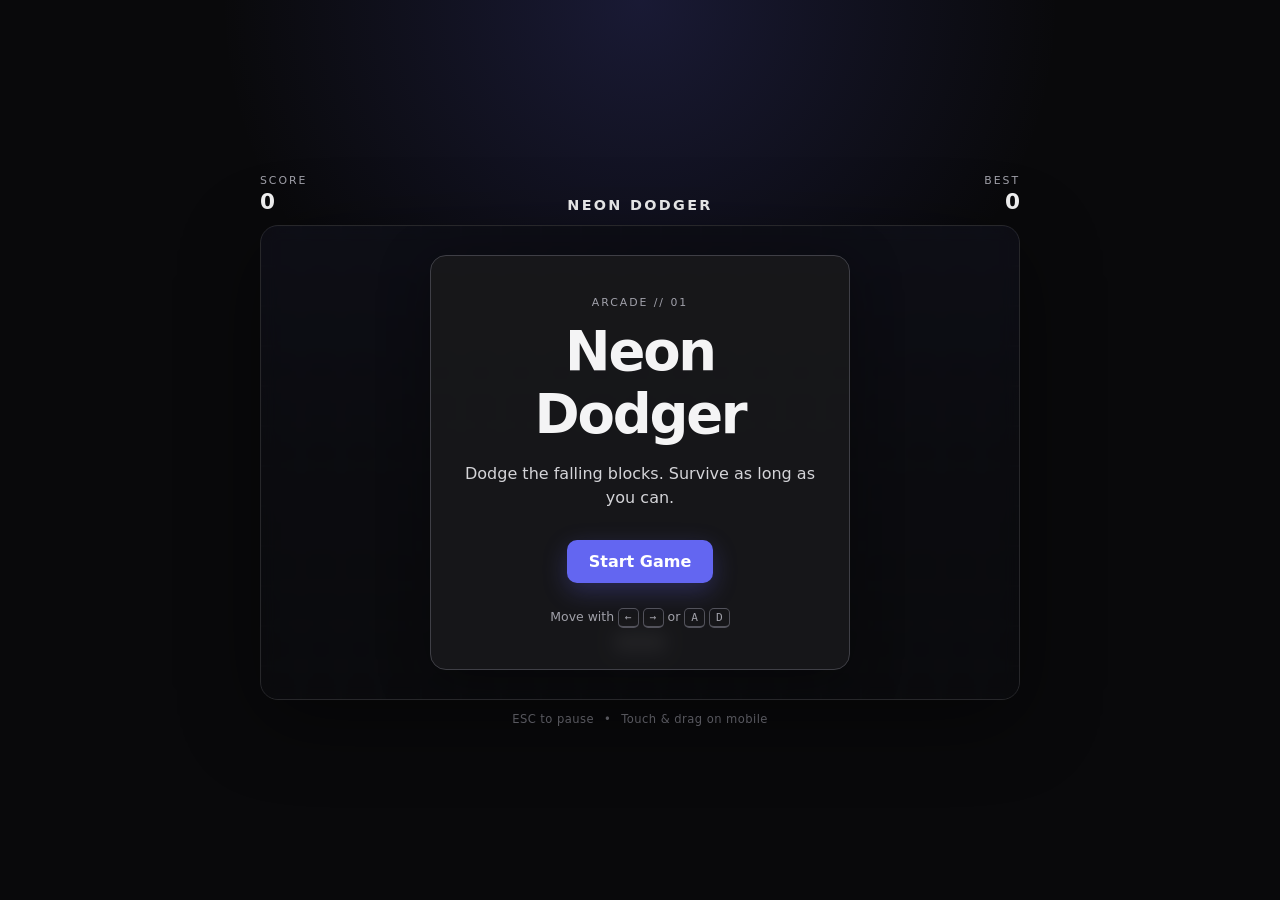
<file: games/neon-dodger.html>
<!doctype html>
<html lang="en">
<head>
  <meta charset="UTF-8">
  <meta name="viewport" content="width=device-width, initial-scale=1.0">
  <meta name="theme-color" content="#09090b">
  <title>Neon Dodger</title>
  <style>
:root{font-family:Inter,ui-sans-serif,system-ui,-apple-system,BlinkMacSystemFont,"Segoe UI",sans-serif;color:#f4f4f5;background:#09090b;font-synthesis:none}
*{box-sizing:border-box}
body{margin:0;min-height:100vh;display:grid;place-items:center;background:radial-gradient(circle at 50% 0%,rgba(99,102,241,.18),transparent 38%),#09090b;overflow:hidden}
.game-shell{width:min(94vw,760px)}
.hud{display:grid;grid-template-columns:1fr auto 1fr;align-items:end;gap:16px;margin-bottom:12px}
.hud>div:last-child{text-align:right}
.label,.eyebrow{display:block;font-size:.68rem;letter-spacing:.18em;color:#a1a1aa}
.hud strong{display:block;font-size:1.35rem;line-height:1;margin-top:4px}
.title{font-weight:800;letter-spacing:.16em;font-size:.9rem}
.game-card{position:relative;aspect-ratio:16/10;border:1px solid #27272a;border-radius:18px;overflow:hidden;background:#0f1015;box-shadow:0 20px 80px rgba(0,0,0,.45)}
canvas{width:100%;height:100%;display:block;touch-action:none}
.overlay{position:absolute;inset:0;display:grid;place-items:center;padding:24px;background:rgba(9,9,11,.62);backdrop-filter:blur(8px);transition:opacity .2s ease}
.overlay.hidden{opacity:0;pointer-events:none}
.panel{width:min(420px,100%);padding:30px;border:1px solid #3f3f46;border-radius:16px;text-align:center;background:rgba(24,24,27,.88);box-shadow:0 12px 50px rgba(0,0,0,.35)}
.panel h1{margin:6px 0 10px;font-size:clamp(2rem,7vw,3.4rem);letter-spacing:-.04em}
.panel p:not(.eyebrow){color:#d4d4d8;line-height:1.5}
button{margin:14px 0 12px;padding:12px 22px;border:0;border-radius:10px;color:white;background:#6366f1;font:inherit;font-weight:750;cursor:pointer;box-shadow:0 8px 25px rgba(99,102,241,.28)}
button:hover{filter:brightness(1.1)}
button:active{transform:translateY(1px)}
.hint{font-size:.78rem!important;color:#a1a1aa!important}
kbd{padding:2px 6px;border:1px solid #52525b;border-bottom-width:2px;border-radius:5px;font-size:.7rem}
footer{display:flex;justify-content:center;gap:10px;margin-top:12px;color:#71717a;font-size:.72rem;letter-spacing:.04em}
@media(max-width:520px){.title{font-size:.72rem}.game-card{border-radius:12px}.panel{padding:22px}}
  </style>
</head>
<body>
  <main class="game-shell">
    <header class="hud">
      <div><span class="label">SCORE</span><strong id="score">0</strong></div>
      <div class="title">NEON DODGER</div>
      <div><span class="label">BEST</span><strong id="best">0</strong></div>
    </header>
    <section class="game-card">
      <canvas id="game" aria-label="Neon Dodger game"></canvas>
      <div id="overlay" class="overlay">
        <div class="panel">
          <p class="eyebrow">ARCADE // 01</p>
          <h1>Neon Dodger</h1>
          <p>Dodge the falling blocks. Survive as long as you can.</p>
          <button id="start">Start Game</button>
          <p class="hint">Move with <kbd>←</kbd> <kbd>→</kbd> or <kbd>A</kbd> <kbd>D</kbd></p>
        </div>
      </div>
    </section>
    <footer><span>ESC to pause</span><span>•</span><span>Touch &amp; drag on mobile</span></footer>
  </main>
<script>
const canvas=document.getElementById("game"),ctx=canvas.getContext("2d"),scoreEl=document.getElementById("score"),bestEl=document.getElementById("best"),overlay=document.getElementById("overlay"),startBtn=document.getElementById("start");
const state={running:false,paused:false,score:0,best:Number(localStorage.getItem("neon-dodger-best")||0),speed:2.4,spawnTimer:0,lastTime:0,player:{x:.5,y:.88,w:.065,h:.035,targetX:.5},obstacles:[],particles:[]};
bestEl.textContent=state.best;
function resize(){const r=canvas.getBoundingClientRect(),dpr=Math.min(devicePixelRatio||1,2);canvas.width=Math.round(r.width*dpr);canvas.height=Math.round(r.height*dpr);ctx.setTransform(dpr,0,0,dpr,0,0)}addEventListener("resize",resize);resize();
function reset(){state.score=0;state.speed=2.4;state.spawnTimer=0;state.obstacles=[];state.particles=[];state.player.x=.5;state.player.targetX=.5;scoreEl.textContent="0"}
function start(){reset();state.running=true;state.paused=false;overlay.classList.add("hidden");startBtn.textContent="Restart"}
function gameOver(){state.running=false;if(state.score>state.best){state.best=state.score;localStorage.setItem("neon-dodger-best",state.best);bestEl.textContent=state.best}overlay.querySelector("h1").textContent="Game Over";overlay.querySelector("p:not(.eyebrow)").textContent=`You scored ${state.score}. Can you beat your best?`;startBtn.textContent="Play Again";overlay.classList.remove("hidden")}
function spawn(){const w=.045+Math.random()*.065;state.obstacles.push({x:w/2+Math.random()*(1-w),y:-.06,w,h:.025+Math.random()*.045,drift:(Math.random()-.5)*.15})}
function burst(x,y){for(let i=0;i<18;i++){const a=Math.random()*Math.PI*2;state.particles.push({x,y,vx:Math.cos(a)*(.002+Math.random()*.004),vy:Math.sin(a)*(.002+Math.random()*.004),life:1})}}
function overlaps(a,b){return Math.abs(a.x-b.x)<(a.w+b.w)/2&&Math.abs(a.y-b.y)<(a.h+b.h)/2}
function update(dt){if(!state.running||state.paused)return;const difficulty=Math.min(state.score/800,1);state.speed=2.4+difficulty*2.2;state.player.x+=(state.player.targetX-state.player.x)*Math.min(dt*12,1);state.player.x=Math.max(state.player.w/2,Math.min(1-state.player.w/2,state.player.x));state.spawnTimer-=dt;if(state.spawnTimer<=0){spawn();state.spawnTimer=Math.max(.18,.62-state.score/2400)}
for(const o of state.obstacles){o.y+=state.speed*dt*.12;o.x+=o.drift*dt;if(o.x<o.w/2||o.x>1-o.w/2)o.drift*=-1;if(overlaps(state.player,o)){burst(state.player.x,state.player.y);gameOver();return}}
state.obstacles=state.obstacles.filter(o=>{if(o.y>1.08){state.score++;scoreEl.textContent=state.score;return false}return true});
for(const p of state.particles){p.x+=p.vx*dt*60;p.y+=p.vy*dt*60;p.life-=dt*2.2}state.particles=state.particles.filter(p=>p.life>0)}
function draw(){const w=canvas.clientWidth,h=canvas.clientHeight;ctx.clearRect(0,0,w,h);ctx.strokeStyle="rgba(161,161,170,.09)";ctx.lineWidth=1;for(let x=0;x<w;x+=40){ctx.beginPath();ctx.moveTo(x,0);ctx.lineTo(x,h);ctx.stroke()}for(let y=0;y<h;y+=40){ctx.beginPath();ctx.moveTo(0,y);ctx.lineTo(w,y);ctx.stroke()}const grad=ctx.createLinearGradient(0,0,0,h);grad.addColorStop(0,"rgba(99,102,241,.10)");grad.addColorStop(1,"rgba(9,9,11,0)");ctx.fillStyle=grad;ctx.fillRect(0,0,w,h);const p=state.player;ctx.fillStyle="#f4f4f5";ctx.shadowBlur=18;ctx.shadowColor="#818cf8";ctx.fillRect((p.x-p.w/2)*w,(p.y-p.h/2)*h,p.w*w,p.h*h);ctx.shadowBlur=0;for(const o of state.obstacles){ctx.fillStyle="#a1a1aa";ctx.shadowBlur=14;ctx.shadowColor="#71717a";ctx.fillRect((o.x-o.w/2)*w,(o.y-o.h/2)*h,o.w*w,o.h*h)}ctx.shadowBlur=0;for(const p of state.particles){ctx.globalAlpha=p.life;ctx.fillStyle="#c7d2fe";ctx.fillRect(p.x*w,p.y*h,3,3)}ctx.globalAlpha=1;if(state.paused&&state.running){ctx.fillStyle="rgba(9,9,11,.5)";ctx.fillRect(0,0,w,h);ctx.fillStyle="#f4f4f5";ctx.font="700 24px system-ui";ctx.textAlign="center";ctx.fillText("PAUSED",w/2,h/2)}}
function loop(t){const dt=Math.min((t-state.lastTime)/1000||0,.033);state.lastTime=t;update(dt);draw();requestAnimationFrame(loop)}requestAnimationFrame(loop);
function setTarget(x){const r=canvas.getBoundingClientRect();state.player.targetX=(x-r.left)/r.width}canvas.addEventListener("pointermove",e=>setTarget(e.clientX));canvas.addEventListener("pointerdown",e=>{canvas.setPointerCapture(e.pointerId);setTarget(e.clientX)});
const keys=new Set;addEventListener("keydown",e=>{if(["ArrowLeft","ArrowRight","a","d","A","D","Escape"," "].includes(e.key))e.preventDefault();keys.add(e.key);if(e.key==="Escape"&&state.running)state.paused=!state.paused;if((e.key===" "||e.key==="Enter")&&!state.running)start()});addEventListener("keyup",e=>keys.delete(e.key));
setInterval(()=>{if(!state.running||state.paused)return;if(keys.has("ArrowLeft")||keys.has("a")||keys.has("A"))state.player.targetX-=.035;if(keys.has("ArrowRight")||keys.has("d")||keys.has("D"))state.player.targetX+=.035},16);startBtn.addEventListener("click",start);
</script>
</body>
</html>
</file>
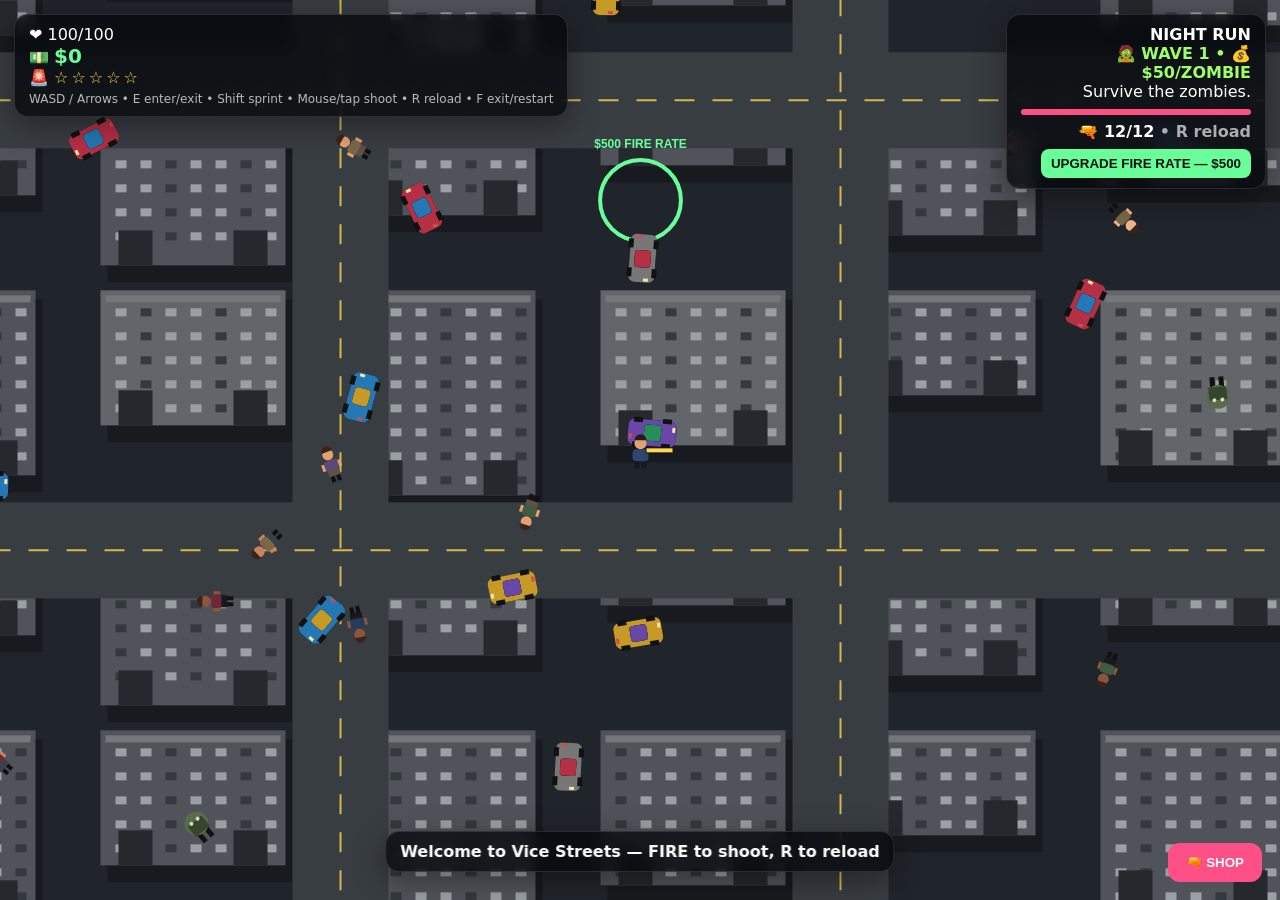
<file: games/vice-streets.html>
<!doctype html>
<html lang="en">
<head>
<meta charset="utf-8">
<meta name="viewport" content="width=device-width,initial-scale=1,viewport-fit=cover">
<title>Vice Streets — Open World Mini Game</title>
<style>
*{box-sizing:border-box}html,body{margin:0;height:100%;overflow:hidden;background:#080b10;color:#fff;font-family:system-ui,-apple-system,Segoe UI,sans-serif}
canvas{display:block;width:100vw;height:100vh;background:#171b20}
#hud{position:fixed;inset:0;pointer-events:none}
.panel{position:absolute;background:rgba(5,8,12,.78);backdrop-filter:blur(8px);border:1px solid rgba(255,255,255,.12);border-radius:14px;padding:10px 14px;box-shadow:0 8px 30px #0006}
#stats{top:14px;left:14px;min-width:190px}.money{color:#68ff9b;font-weight:800;font-size:20px}.wanted{letter-spacing:3px;color:#ffd84d}.hint{font-size:12px;opacity:.7;margin-top:5px}
#mission{top:14px;right:14px;text-align:right;max-width:260px}.missionTitle{font-weight:800}.progress{height:6px;background:#ffffff18;border-radius:99px;margin-top:8px;overflow:hidden}.progress i{display:block;height:100%;background:#ff4f87;width:0%}
#toast{left:50%;bottom:28px;transform:translateX(-50%);font-weight:700;opacity:0;transition:.25s}
#mobile{display:none;position:fixed;inset:auto 0 18px 0;justify-content:space-between;padding:0 18px;pointer-events:none}.stick{width:116px;height:116px;border-radius:50%;background:#ffffff12;border:1px solid #fff2;pointer-events:auto;position:relative}.stick b{position:absolute;left:39px;top:39px;width:38px;height:38px;border-radius:50%;background:#fff3}.buttons{display:flex;gap:10px;align-items:end}.btn{width:58px;height:58px;border-radius:50%;border:1px solid #fff3;background:#ff4f8755;color:#fff;font-weight:800;pointer-events:auto}
@media(max-width:700px){#mobile{display:flex}.hint{display:none}#mission{font-size:12px;max-width:190px}}
</style>
</head>
<body>
<canvas id="game"></canvas>
<div id="hud">
  <div id="stats" class="panel"><div>❤️ <span id="health">100</span>/100</div><div>💵 <span class="money">$<span id="cash">0</span></span></div><div>🚨 <span id="stars" class="wanted">☆☆☆☆☆</span></div><div class="hint">WASD / Arrows • E enter/exit • Shift sprint • Mouse/tap shoot • R reload • F exit/restart</div></div>
  <div id="mission" class="panel"><div class="missionTitle">NIGHT RUN</div><div style="color:#9cff6b;font-weight:800">🧟 WAVE <span id="wave">1</span> • 💰 $50/ZOMBIE</div><div id="objective">Reach the pink marker.</div><div class="progress"><i id="bar"></i></div><div style="margin-top:7px;font-weight:800">🔫 <span id="ammo">12</span>/12 <span style="opacity:.65">• R reload</span></div></div>
  <div id="toast" class="panel"></div>
</div>
<div id="mobile"><div id="stick" class="stick"><b></b></div><div class="buttons"><button class="btn" id="shoot">FIRE</button><button class="btn" id="reload">RELOAD</button><button class="btn" id="enter">E</button><button class="btn" id="sprint">RUN</button></div></div>
<div id="death" style="display:none;position:fixed;inset:0;z-index:20;background:#000b;align-items:center;justify-content:center;text-align:center"><div class="panel" style="padding:28px;min-width:280px"><div style="font-size:34px;font-weight:900;color:#ff4f87">YOU DIED</div><div style="margin:10px 0 18px;opacity:.8">Wave reset to 1.</div><button id="restart" style="padding:12px 22px;border:0;border-radius:10px;background:#68ff9b;font-weight:900">RESTART</button></div></div>
<button id="shopBtn" style="position:fixed;right:18px;bottom:18px;z-index:5;padding:12px 18px;border:0;border-radius:12px;background:#ff4f87;color:#fff;font-weight:900">🔫 SHOP</button>
<div id="shop" style="display:none;position:fixed;inset:0;background:#000b;z-index:30;align-items:center;justify-content:center"><div class="panel" style="width:min(430px,92vw);padding:18px"><h2>🔫 WEAPON SHOP</h2><div>Cash: $<span id="shopCash">0</span></div><div style="margin:12px 0;padding:12px;background:#ffffff0d;border-radius:10px"><b>SMG — $1,000</b><br><small>3 damage • faster fire</small><br><button id="smgBtn">BUY</button></div><div style="margin:12px 0;padding:12px;background:#ffffff0d;border-radius:10px"><b>Rifle — $2,000</b><br><small>7 damage • very fast fire</small><br><button id="rifleBtn">BUY</button></div><div style="margin:12px 0;padding:12px;background:#ffffff0d;border-radius:10px"><b>Fire Rate Upgrade — $500</b><br><small>Walk through the green station to auto-buy.</small><br><button id="rateBtn">UPGRADE</button></div><button id="closeShop">CLOSE</button></div></div><script>
const c=document.querySelector('canvas'),x=c.getContext('2d'),cashEl=document.querySelector('#cash'),starsEl=document.querySelector('#stars'),obj=document.querySelector('#objective'),bar=document.querySelector('#bar'),toast=document.querySelector('#toast');
let W,H,dpr,keys={},touch={x:0,y:0},toastTimer=0,mouse={x:0,y:0,down:false},ammo=12,maxAmmo=12,reloading=false,reloadTimer=0,shots=[],zombies=[],wave=1,zKills=0,gunLevel=1,fireCooldown=0,weapon='Pistol',health=100,hitCooldown=0,dead=false,boss=null,upgradePad={x:1600,y:850,r:42,used:false};
function resize(){dpr=Math.min(devicePixelRatio||1,2);W=innerWidth;H=innerHeight;c.width=W*dpr;c.height=H*dpr;x.setTransform(dpr,0,0,dpr,0,0)}addEventListener('resize',resize);resize();
const world={w:3200,h:2200}, player={x:1600,y:1100,r:15,angle:0,onCar:false,cash:0,wanted:0};
function spawnWave(){zombies=[];boss=null;const count=Math.min(6+wave*2,34);for(let i=0;i<count;i++){const a=(Math.PI*2*i/count)+rnd(-.12,.12),d=620+(i%3)*95;zombies.push({x:Math.max(40,Math.min(world.w-40,player.x+Math.cos(a)*d)),y:Math.max(40,Math.min(world.h-40,player.y+Math.sin(a)*d)),r:12+Math.min(7,wave*.4),speed:.55+wave*.075,hp:2+wave*2,hit:0});}if(wave%5===0){const a=.37,d=760;boss={x:Math.max(60,Math.min(world.w-60,player.x+Math.cos(a)*d)),y:Math.max(60,Math.min(world.h-60,player.y+Math.sin(a)*d)),r:28,speed:.45+wave*.025,hp:100+wave*35,maxHp:100+wave*35,hit:0};toastMsg('👹 BOSS WAVE '+wave);}else toastMsg('🧟 ZOMBIE WAVE '+wave+' — SURVIVE!')}spawnWave();
let cam={x:0,y:0}, cars=[], people=[], particles=[], pickups=[], mission={stage:2,got:0,total:0};
const roadX=[300,800,1300,1800,2300,2800],roadY=[300,750,1200,1650,2000];
function rnd(a,b){return a+Math.random()*(b-a)} function dist(a,b){return Math.hypot(a.x-b.x,a.y-b.y)}
function toastMsg(t){toast.textContent=t;toast.style.opacity=1;toastTimer=2.5}
for(let i=0;i<55;i++)cars.push({x:rnd(120,3080),y:rnd(120,2080),w:42,h:22,a:Math.random()*6.28,v:rnd(.4,1.4),color:['#b52f45','#2478b5','#c59a27','#6847a8','#278d59','#777'][i%6],npc:true,type:i%3});
for(let i=0;i<45;i++)people.push({x:rnd(100,3100),y:rnd(100,2100),r:7,a:Math.random()*6.28,skin:['#f0b58a','#c9825e','#8d553c','#e2a071'][i%4],shirt:['#263b59','#6d2938','#405b3d','#5b4a73','#7b6748'][i%5],pants:['#20242b','#39414c','#17191e','#5b5146'][i%4]});
 
function roadAt(v,arr){return arr.reduce((p,n)=>Math.abs(n-v)<Math.abs(p-v)?n:p,arr[0])}
function shoot(){if(dead||reloading||ammo<=0||fireCooldown>0)return;const damage=weapon==='Pistol'?1:weapon==='SMG'?3:7;const bullets=Math.min(gunLevel,6);ammo-=bullets;fireCooldown=.28;let ang=player.angle;if(mouse.x||mouse.y){const wx=mouse.x+cam.x,wy=mouse.y+cam.y,aim=Math.atan2(wy-player.y,wx-player.x);if(Math.hypot(wx-player.x,wy-player.y)>8){ang=aim;player.angle=aim}}for(let b=0;b<bullets;b++){const spread=(b-(bullets-1)/2)*.055;const ba=ang+spread;shots.push({x:player.x,y:player.y,a:ba,life:.5});for(let i=0;i<zombies.length;i++){const z=zombies[i],vx=z.x-player.x,vy=z.y-player.y,proj=vx*Math.cos(ba)+vy*Math.sin(ba),side=Math.abs(-vx*Math.sin(ba)+vy*Math.cos(ba));if(proj>0&&proj<900&&side<65){z.hp-=damage;z.hit=.12;if(z.hp<=0){for(let k=0;k<20;k++)particles.push({x:z.x+rnd(-10,10),y:z.y+rnd(-10,10),vx:rnd(-3,3),vy:rnd(-3,3),life:rnd(.3,.9)});zombies.splice(i,1);zKills++;player.cash+=50;toastMsg('+ $50 ZOMBIE')}break}}}if(boss){const vx=boss.x-player.x,vy=boss.y-player.y,proj=vx*Math.cos(ang)+vy*Math.sin(ang),side=Math.abs(-vx*Math.sin(ang)+vy*Math.cos(ang));if(proj>0&&proj<1000&&side<80){boss.hp-=damage;boss.hit=.12;if(boss.hp<=0){for(let k=0;k<50;k++)particles.push({x:boss.x+rnd(-25,25),y:boss.y+rnd(-25,25),vx:rnd(-5,5),vy:rnd(-5,5),life:rnd(.4,1)});player.cash+=wave*500;boss=null;toastMsg('👹 BOSS DEFEATED +$'+(wave*500))}}}if(zombies.length===0&&!boss){wave++;player.cash+=wave*100;spawnWave()}}
function reload(){if(reloading||ammo===maxAmmo)return;reloading=true;reloadTimer=1.15;toastMsg('RELOADING...')}
function update(dt){
 fireCooldown=Math.max(0,fireCooldown-dt);
 if(reloading){reloadTimer-=dt;if(reloadTimer<=0){ammo=maxAmmo;reloading=false;toastMsg('RELOADED')}}
 let dx=(keys.d||keys.arrowright?1:0)-(keys.a||keys.arrowleft?1:0),dy=(keys.s||keys.arrowdown?1:0)-(keys.w||keys.arrowup?1:0);
 if(touch.x||touch.y){dx=touch.x;dy=touch.y}
 const len=Math.hypot(dx,dy)||1, speed=(player.onCar?5.8:((keys.shift||keys.run)?3.8:2.6));
 if(dx||dy){player.x+=dx/len*speed*dt*60;player.y+=dy/len*speed*dt*60;const targetAngle=Math.atan2(dy,dx),angleDelta=Math.atan2(Math.sin(targetAngle-player.angle),Math.cos(targetAngle-player.angle));player.angle+=angleDelta*Math.min(1,dt*4.5)}
 player.x=Math.max(35,Math.min(world.w-35,player.x));player.y=Math.max(35,Math.min(world.h-35,player.y));
 if(player.onCar) for(const car of cars) if(car===player.car){car.x=player.x;car.y=player.y;car.a=player.angle}
 for(const car of cars) if(car.npc){car.x+=Math.cos(car.a)*car.v*dt*60;car.y+=Math.sin(car.a)*car.v*dt*60;if(car.x<30||car.x>world.w-30)car.a=Math.PI-car.a;if(car.y<30||car.y>world.h-30)car.a=-car.a}
 for(const p of people){p.x+=Math.cos(p.a)*.35*dt*60;p.y+=Math.sin(p.a)*.35*dt*60;if(Math.random()<.01)p.a+=rnd(-1,1)}
 hitCooldown=Math.max(0,hitCooldown-dt);for(const z of zombies){const a=Math.atan2(player.y-z.y,player.x-z.x),sp=z.speed*dt*60;z.x+=Math.cos(a)*sp;z.y+=Math.sin(a)*sp;z.hit=Math.max(0,z.hit-dt);if(Math.hypot(z.x-player.x,z.y-player.y)<player.r+z.r&&hitCooldown<=0){health=Math.max(0,health-15);hitCooldown=.65;z.x-=Math.cos(a)*16;z.y-=Math.sin(a)*16;if(health<=0)die()}}if(boss){const a=Math.atan2(player.y-boss.y,player.x-boss.x),sp=boss.speed*dt*60;boss.x+=Math.cos(a)*sp;boss.y+=Math.sin(a)*sp;boss.hit=Math.max(0,boss.hit-dt);if(Math.hypot(boss.x-player.x,boss.y-player.y)<player.r+boss.r&&hitCooldown<=0){health=Math.max(0,health-30);hitCooldown=.75;if(health<=0)die()}}if(!upgradePad.used&&dist(player,upgradePad)<upgradePad.r&&player.cash>=500){player.cash-=500;gunLevel++;upgradePad.used=true;toastMsg('AUTO UPGRADE! FIRE RATE LEVEL '+gunLevel)}if(dist(player,upgradePad)>90)upgradePad.used=false; if(player.wanted>0&&Math.random()<.0008)player.wanted=Math.max(0,player.wanted-1);
 for(const p of particles){p.x+=p.vx;p.y+=p.vy;p.life-=dt}particles=particles.filter(p=>p.life>0);shots=shots.filter(s=>{s.life-=dt;return s.life>0});if(mouse.down)shoot();
 document.querySelector('#ammo').textContent=reloading?'…':ammo;document.querySelector('#health').textContent=health;cashEl.textContent=player.cash;document.querySelector('#wave').textContent=wave;starsEl.textContent='★'.repeat(player.wanted)+'☆'.repeat(5-player.wanted);
 obj.textContent=wave%5===0?'BOSS WAVE — DEFEAT THE BOSS!':'Survive the zombies.';
 bar.style.width=(mission.stage===0?mission.got/mission.total*100:mission.stage===1?100:100)+'%';
 cam.x+=(player.x-W/2-cam.x)*.12;cam.y+=(player.y-H/2-cam.y)*.12;
 if(toastTimer>0){toastTimer-=dt;if(toastTimer<=0)toast.style.opacity=0}
}
function draw(){
 x.clearRect(0,0,W,H);x.save();x.translate(-cam.x,-cam.y);
 x.fillStyle='#20252b';x.fillRect(0,0,world.w,world.h);
 // detailed city blocks and buildings
 for(let gx=60;gx<world.w;gx+=250)for(let gy=60;gy<world.h;gy+=220){
  const h=95+((gx*7+gy*3)%120),w=185;
  x.fillStyle='#171a1e';x.fillRect(gx+7,gy+9,w,h+8);
  x.fillStyle=((gx+gy)%500)?'#50545a':'#62666b';x.fillRect(gx,gy,w,h);
  x.fillStyle='#74777a';x.fillRect(gx+5,gy+5,w-10,7);
  for(let wx=gx+15;wx<gx+w-12;wx+=25)for(let wy=gy+18;wy<gy+h-12;wy+=24){x.fillStyle=((wx+wy)%3)?'#9aa0a3':'#34393e';x.fillRect(wx,wy,11,8)}
  x.fillStyle='#25282c';x.fillRect(gx+18,gy+h-35,34,35);x.fillRect(gx+w-52,gy+h-35,34,35);
 }
 // roads
 x.fillStyle='#383d42';for(const r of roadX)x.fillRect(r-48,0,96,world.h);for(const r of roadY)x.fillRect(0,r-48,world.w,96);
 x.strokeStyle='#d5b84a';x.lineWidth=2;x.setLineDash([20,18]);for(const r of roadX){x.beginPath();x.moveTo(r,0);x.lineTo(r,world.h);x.stroke()}for(const r of roadY){x.beginPath();x.moveTo(0,r);x.lineTo(world.w,r);x.stroke()}x.setLineDash([]);
 // upgrade station
 x.strokeStyle='#68ff9b';x.lineWidth=4;x.beginPath();x.arc(upgradePad.x,upgradePad.y,upgradePad.r+Math.sin(Date.now()/180)*4,0,7);x.stroke();x.fillStyle='#68ff9b';x.font='bold 12px sans-serif';x.textAlign='center';x.fillText('$500 FIRE RATE',upgradePad.x,upgradePad.y-52);
 // destination
 const target=mission.stage===1?{x:2850,y:420}:pickups.find(q=>!q.got);
 if(target&&mission.stage===1){x.strokeStyle='#ff4f87';x.lineWidth=5;x.beginPath();x.arc(target.x,target.y,25+Math.sin(Date.now()/120)*5,0,7);x.stroke()}
 for(const q of pickups)if(!q.got){x.fillStyle='#ff4f87';x.beginPath();x.arc(q.x,q.y,10,0,7);x.fill();x.fillStyle='#fff';x.font='bold 11px sans-serif';x.textAlign='center';x.fillText('$',q.x,q.y+4)}
 for(const p of people){x.save();x.translate(p.x,p.y);x.rotate(p.a);x.fillStyle='#111';x.fillRect(-5,13,4,8);x.fillRect(1,13,4,8);x.fillStyle=p.pants;x.fillRect(-6,5,12,10);x.fillStyle=p.shirt;x.beginPath();x.roundRect(-7,-1,14,10,3);x.fill();x.fillStyle=p.skin;x.beginPath();x.arc(0,-7,5.5,0,7);x.fill();x.fillStyle='#3a241a';x.beginPath();x.arc(0,-10,5.5,Math.PI,Math.PI*2);x.fill();x.fillStyle=p.skin;x.fillRect(-10,1,3,7);x.fillRect(7,1,3,7);x.restore()}
 if(boss){x.save();x.translate(boss.x,boss.y);x.fillStyle=boss.hit?'#fff':'#8b1e35';x.beginPath();x.arc(0,0,boss.r,0,7);x.fill();x.fillStyle='#111';x.beginPath();x.arc(-9,-5,5,0,7);x.arc(9,-5,5,0,7);x.fill();x.fillStyle='#ff4f87';x.fillRect(-30,-42,60,6);x.fillStyle='#68ff9b';x.fillRect(-30,-42,60*Math.max(0,boss.hp/boss.maxHp),6);x.restore()}for(const z of zombies){x.save();x.translate(z.x,z.y);const a=Math.atan2(player.y-z.y,player.x-z.x);x.rotate(a);x.fillStyle='#111';x.fillRect(-7,10,5,10);x.fillRect(2,10,5,10);x.fillStyle=z.hit?'#fff':'#596b4a';x.beginPath();x.arc(0,0,12,0,7);x.fill();x.fillStyle='#36452e';x.fillRect(-9,-3,18,13);x.fillStyle='#d8d8c0';x.beginPath();x.arc(-4,-3,2,0,7);x.arc(4,-3,2,0,7);x.fill();x.restore()}
 for(const car of cars){x.save();x.translate(car.x,car.y);x.rotate(car.a);x.fillStyle='#111';x.roundRect(-24,-13,48,26,6);x.fill();x.fillStyle=car.color;x.roundRect(-21,-10,42,20,5);x.fill();x.fillStyle='#202a32';x.beginPath();x.roundRect(-8,-8,17,16,3);x.fill();x.fillStyle='#9fc7d8';x.fillRect(-5,-7,11,6);x.fillStyle='#d8e6eb';x.fillRect(-5,1,11,6);x.fillStyle='#111';x.fillRect(-19,-15,9,5);x.fillRect(10,-15,9,5);x.fillRect(-19,10,9,5);x.fillRect(10,10,9,5);x.fillStyle='#f5e6a2';x.fillRect(20,-7,3,5);x.fillStyle='#d34a4a';x.fillRect(-23,2,3,5);x.restore()}
 x.save();x.translate(player.x,player.y);x.rotate(player.angle);if(player.onCar){x.fillStyle='#111';x.roundRect(-25,-14,50,28,6);x.fill();x.fillStyle='#ff4f87';x.roundRect(-22,-11,44,22,5);x.fill();x.fillStyle='#202a32';x.roundRect(-8,-9,18,18,3);x.fill();x.fillStyle='#bde9ff';x.fillRect(-5,-7,12,6);x.fillRect(-5,1,12,6);x.fillStyle='#111';x.fillRect(-20,-16,10,5);x.fillRect(10,-16,10,5);x.fillRect(-20,11,10,5);x.fillRect(10,11,10,5)}else{x.fillStyle='#17191d';x.fillRect(-6,9,5,9);x.fillRect(1,9,5,9);x.fillStyle='#2d4770';x.beginPath();x.roundRect(-8,-1,16,12,4);x.fill();x.fillStyle='#e0a277';x.beginPath();x.arc(0,-7,6,0,7);x.fill();x.fillStyle='#2a1b16';x.beginPath();x.arc(0,-10,6,Math.PI,Math.PI*2);x.fill();x.fillStyle='#111';x.fillRect(5,-1,15,4)}x.restore();
 // weapon
x.save();x.translate(player.x,player.y);x.rotate(player.angle);if(weapon==='Pistol'){x.strokeStyle='#ffd84d';x.lineWidth=4;x.beginPath();x.moveTo(6,0);x.lineTo(32,0);x.stroke();}else if(weapon==='SMG'){x.fillStyle='#55d6ff';x.fillRect(5,-4,30,8);x.fillStyle='#17202a';x.fillRect(10,4,8,12);x.fillStyle='#9deaff';x.fillRect(33,-2,8,4);}else{x.fillStyle='#ff9f43';x.fillRect(5,-4,42,8);x.fillStyle='#222';x.fillRect(12,4,8,16);x.fillStyle='#ffd84d';x.fillRect(45,-2,12,4);}x.restore();
 for(const s of shots){x.save();x.globalAlpha=Math.max(0,s.life*2.4);x.strokeStyle='#111';x.lineWidth=3;x.lineCap='round';const dx=Math.cos(s.a),dy=Math.sin(s.a);let t=Infinity;let hitX=s.x+dx*5000,hitY=s.y+dy*5000;for(const z of zombies){const vx=z.x-s.x,vy=z.y-s.y,proj=vx*dx+vy*dy,side=Math.abs(-vx*dy+vy*dx);if(proj>0&&side<z.r+3&&proj<t){t=proj;hitX=s.x+dx*proj;hitY=s.y+dy*proj}}if(boss){const vx=boss.x-s.x,vy=boss.y-s.y,proj=vx*dx+vy*dy,side=Math.abs(-vx*dy+vy*dx);if(proj>0&&side<boss.r+3&&proj<t){t=proj;hitX=s.x+dx*proj;hitY=s.y+dy*proj}}if(t===Infinity){if(dx>0)t=Math.min(t,(world.w-s.x)/dx);else if(dx<0)t=Math.min(t,-s.x/dx);if(dy>0)t=Math.min(t,(world.h-s.y)/dy);else if(dy<0)t=Math.min(t,-s.y/dy);if(!Number.isFinite(t)||t<0)t=5000;hitX=s.x+dx*t;hitY=s.y+dy*t}x.beginPath();x.moveTo(s.x,s.y);x.lineTo(hitX,hitY);x.stroke();x.fillStyle='#111';x.beginPath();x.arc(s.x+dx*14,s.y+dy*14,4,0,7);x.fill();x.restore()}for(const p of particles){x.globalAlpha=Math.max(0,p.life);x.fillStyle='#ff4f87';x.fillRect(p.x,p.y,4,4)}x.globalAlpha=1;x.restore();
}
function die(){if(dead)return;dead=true;mouse.down=false;keys={};document.querySelector('#death').style.display='flex';toastMsg('YOU DIED — WAVE RESET')}function restartGame(){dead=false;health=100;hitCooldown=0;wave=1;zKills=0;zombies=[];boss=null;player.x=1600;player.y=1100;player.wanted=0;ammo=maxAmmo;reloading=false;mission.stage=2;mission.got=0;upgradePad.used=false;document.querySelector('#death').style.display='none';spawnWave()}document.querySelector('#restart').onclick=restartGame;function loop(t){const dt=Math.min(.033,(t-(loop.last||t))/1000);loop.last=t;if(!dead)update(dt);draw();requestAnimationFrame(loop)}requestAnimationFrame(loop);
addEventListener('keydown',e=>{keys[e.key.toLowerCase()]=true;const k=e.key.toLowerCase();if(k==='e')toggleCar();if(k==='r')reload();if(k==='f'||k===' ')shoot()});
addEventListener('keyup',e=>keys[e.key.toLowerCase()]=false);c.addEventListener('mousemove',e=>{mouse.x=e.clientX;mouse.y=e.clientY});c.addEventListener('mousedown',e=>{e.preventDefault();mouse.down=true;mouse.x=e.clientX;mouse.y=e.clientY;shoot()});addEventListener('mouseup',()=>mouse.down=false);c.addEventListener('touchstart',e=>{const t=e.touches[0];mouse.x=t.clientX;mouse.y=t.clientY;shoot()},{passive:true});
function toggleCar(){let nearest=cars.reduce((a,b)=>dist(player,b)<dist(player,a)?b:a,cars[0]);if(player.onCar){player.onCar=false;player.car=null;toastMsg('On foot')}else if(dist(player,nearest)<55){player.onCar=true;player.car=nearest;toastMsg('Vehicle acquired')}}
function openShop(){document.querySelector('#shop').style.display='flex';document.querySelector('#shopCash').textContent=player.cash}function closeShop(){document.querySelector('#shop').style.display='none'}document.querySelector('#shopBtn').onclick=openShop;document.querySelector('#closeShop').onclick=closeShop;document.querySelector('#rateBtn').onclick=()=>{if(player.cash>=500){player.cash-=500;gunLevel++;document.querySelector('#shopCash').textContent=player.cash;toastMsg('FIRE RATE LEVEL '+gunLevel)}else toastMsg('Need $500')};document.querySelector('#smgBtn').onclick=()=>{if(player.cash>=1000){player.cash-=1000;weapon='SMG';gunLevel=Math.max(gunLevel,3);document.querySelector('#shopCash').textContent=player.cash;toastMsg('SMG PURCHASED')}else toastMsg('Need $1,000')};document.querySelector('#rifleBtn').onclick=()=>{if(player.cash>=2000){player.cash-=2000;weapon='Rifle';gunLevel=Math.max(gunLevel,6);document.querySelector('#shopCash').textContent=player.cash;toastMsg('RIFLE PURCHASED')}else toastMsg('Need $2,000')};document.querySelector('#enter').onclick=toggleCar;document.querySelector('#shoot').onpointerdown=e=>{e.preventDefault();shoot()};document.querySelector('#reload').onclick=reload;document.querySelector('#mission').insertAdjacentHTML('beforeend','<button id="upgrade" style="margin-top:8px;padding:7px 10px;border:0;border-radius:8px;background:#68ff9b;color:#07110b;font-weight:900;cursor:pointer">UPGRADE FIRE RATE — $500</button>');document.querySelector('#upgrade').onclick=()=>{if(player.cash>=500){player.cash-=500;gunLevel++;toastMsg('GUN UPGRADED — LEVEL '+gunLevel)}else toastMsg('Need $500 for upgrade')};document.querySelector('#sprint').ontouchstart=()=>keys.shift=true;document.querySelector('#sprint').ontouchend=()=>keys.shift=false;
const st=document.querySelector('#stick');st.addEventListener('pointermove',e=>{if(e.buttons){const r=st.getBoundingClientRect(),cx=r.left+r.width/2,cy=r.top+r.height/2;touch.x=Math.max(-1,Math.min(1,(e.clientX-cx)/(r.width/2)));touch.y=Math.max(-1,Math.min(1,(e.clientY-cy)/(r.height/2)));st.firstElementChild.style.transform=`translate(${touch.x*32}px,${touch.y*32}px)`}});st.addEventListener('pointerup',()=>{touch.x=touch.y=0;st.firstElementChild.style.transform=''});
toastMsg('Welcome to Vice Streets — FIRE to shoot, R to reload');
</script>
</body>
</html>
</file>
